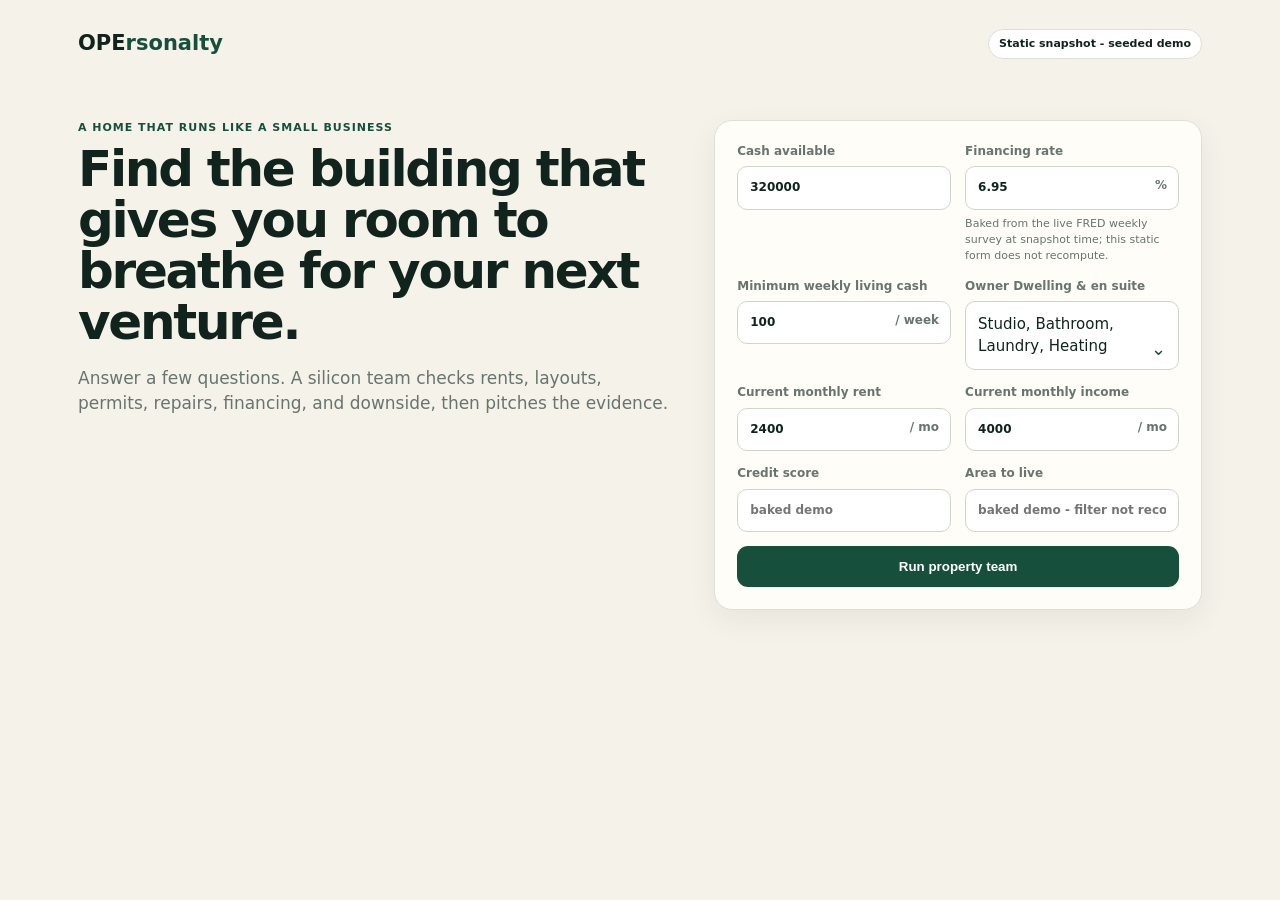
<file: index.html>
<!doctype html><html><head><meta charset="utf-8">
  <meta name="viewport" content="width=device-width,initial-scale=1">
  <title>OPErsonalty</title><link rel="stylesheet" href="site-assets/app.css">
</head>
  <body><main><header><div class="brand" aria-label="OPErsonalty"><span class="brand-long" aria-hidden="true">One-Person Entrepreneur Personal Property</span><span class="brand-short" aria-hidden="true">OPE<b>rsonalty</b></span></div>
    <div class="pill">Static snapshot - seeded demo</div>
  </header><section class="hero"><div><p class="eyebrow">A HOME THAT RUNS LIKE A SMALL BUSINESS</p><h1>Find the building that gives you room to breathe for your next venture.</h1><p class="lede">Answer a few questions. A silicon team checks rents, layouts, permits, repairs, financing, and downside, then pitches the evidence.</p></div>
    <form id="intake"><label>Cash available <input id="cash" type="number" value="320000"></label><label>Financing rate <div class="suffix"><input id="rate" type="number" step=".01" value="6.95"><span>%</span></div>
      <small id="rate-note" class="field-note">Baked from the live FRED weekly survey at snapshot time; this static form does not recompute.</small></label>
      <label>Minimum weekly living cash <div class="suffix"><input id="floor" type="number" value="100"><span>/ week</span></div></label>
      <fieldset class="owner-space"><legend>Owner Dwelling &amp; en suite</legend><details class="checkdrop"><summary><span class="check-summary">Studio, Bathroom, Laundry, Heating</span></summary><div class="check-options"><label><input type="checkbox" name="owner-space" value="Studio" checked> Studio</label><label><input type="checkbox" name="owner-space" value="1Br"> 1Br</label><label><input type="checkbox" name="owner-space" value="Bathroom" checked> Bathroom</label><label><input type="checkbox" name="owner-space" value="Laundry" checked> Laundry</label><label><input type="checkbox" name="owner-space" value="Heating" checked> Heating</label></div></details></fieldset>
      <label>Current monthly rent <div class="suffix"><input id="rent" type="number" value="2400"><span>/ mo</span></div></label>
      <label>Current monthly income <div class="suffix"><input id="income" type="number" value="4000"><span>/ mo</span></div></label>
      <label>Credit score <input id="credit" type="number" placeholder="baked demo"></label>
      <label>Area to live <input id="geo" type="text" placeholder="baked demo - filter not recomputed"></label>
      <button>Run property team</button></form></section><section id="work" class="hide"><div class="runbar"><details class="team" id="team"><summary><span class="eyebrow">SILICON TEAM</span> <b>Evidence check complete</b> <span id="dm" class="tag src"></span></summary>
        <ol id="teamlog" class="teamlog"></ol></details><div id="agents" class="agents"></div></div>
        <div class="activity"><div class="acthead"><p class="eyebrow">AGENT ACTIVITY</p><button id="replay" type="button" class="mini">Replay run</button></div><ol id="feed" class="feed"></ol></div><div class="decision"><div><p class="eyebrow">RANKED PITCHES</p><h2 id="summary"></h2></div><div class="legend"><span class="tag src">SOURCE</span>
          <span class="tag assume">ASSUMPTION</span>
          <span class="risk">RED FLAG</span>
          <span class="flag-amber">AMBER FLAG</span>
        </div></div><div id="cards"></div></section></main>
    <script src="site-assets/app.js"></script>
  </body></html>
</file>
<file: site-assets/app.css>
:root{--ink:#10241d;--pine:#164f3b;--mint:#d9f3df;--paper:#f5f2e9;--card:#fffdf8;--line:#dce1d7;--muted:#68746f;--red:#b7382f;--amber:#a76400}*{box-sizing:border-box}body{margin:0;background:var(--paper);color:var(--ink);font:15px/1.45 Inter,ui-sans-serif,system-ui}main{max-width:1180px;margin:auto;padding:28px}header{display:flex;align-items:center;justify-content:space-between}.brand{font-size:21px;font-weight:800}.brand b{color:var(--pine)}.pill,.tag{border:1px solid var(--line);background:#fff;border-radius:99px;padding:6px 10px;font-size:11px;font-weight:750}.hero{display:grid;grid-template-columns:1.1fr .9fr;gap:40px;padding:60px 0 38px}.eyebrow{color:var(--pine);font-weight:900;letter-spacing:.09em;font-size:11px;margin:0 0 8px}h1{font-size:50px;line-height:1.02;letter-spacing:-.045em;margin:0 0 18px;max-width:650px}h2{margin:0;font-size:25px}.lede{color:var(--muted);font-size:17px;max-width:620px}form,.runbar,.property{background:var(--card);border:1px solid var(--line);border-radius:18px;padding:22px;box-shadow:0 10px 30px #263a2510}form{display:grid;grid-template-columns:1fr 1fr;gap:14px}label{font-size:12px;font-weight:800;color:var(--muted)}input{width:100%;margin-top:6px;padding:12px;border:1px solid #cfd6cb;border-radius:10px;background:#fff;font:inherit;color:var(--ink)}.suffix{position:relative}.suffix span{position:absolute;right:12px;top:17px;color:var(--muted)}button{grid-column:1/-1;border:0;border-radius:11px;background:var(--pine);color:#fff;padding:13px;font-weight:800;cursor:pointer}.hide{display:none}.runbar{display:grid;grid-template-columns:220px 1fr;gap:20px}.agents{display:flex;gap:7px;flex-wrap:wrap}.agent{padding:7px 9px;background:#eef3eb;border-radius:8px;font-size:11px}.decision{display:flex;justify-content:space-between;align-items:end;padding:32px 4px 14px}.legend{display:flex;gap:7px}.tag{padding:4px 7px}.src{color:var(--pine)}.assume{color:var(--amber)}.danger{color:var(--red)}.property{margin-bottom:14px;display:grid;grid-template-columns:55px 1.1fr .9fr .9fr;gap:16px;align-items:center}.rank{font-size:29px;font-weight:900;color:var(--pine)}.property h3{font-size:19px;margin:0 0 4px}.sub{font-size:12px;color:var(--muted)}.metrics{display:grid;grid-template-columns:1fr 1fr;gap:8px}.metric{padding:10px;background:#f0f3ed;border-radius:9px}.metric b{font-size:18px;display:block}.metric small{color:var(--muted)}.verdict{border-left:3px solid var(--pine);padding-left:12px}.verdict.high{border-color:var(--red)}.verdict b{display:block}.risks{margin-top:6px}.risk{display:inline-block;font-size:9px;font-weight:900;color:var(--red);background:#ffe9e4;padding:4px 6px;border-radius:5px;margin:3px 3px 0 0}@media(max-width:800px){.hero,.runbar,.property{grid-template-columns:1fr}h1{font-size:38px}form{grid-template-columns:1fr}.rank{font-size:16px}}
.nums{width:100%;border-collapse:collapse;margin:10px 0;font-size:13px}.nums td{padding:5px 8px;border-bottom:1px solid var(--line)}.nums td:first-child{color:var(--muted);width:150px}.flag-amber{display:inline-block;font-size:9px;font-weight:900;color:var(--amber);background:#fdf3dd;padding:4px 6px;border-radius:5px;margin:3px 3px 0 0}.verify{margin:8px 0;padding:8px 10px;background:#fdf3dd;border-radius:8px;font-size:12px;color:var(--amber)}.stress{margin:8px 0;font-size:12px}.stress .pass{color:var(--pine)}.stress .fail{color:var(--red)}.controls{margin-top:10px;display:flex;gap:8px;align-items:center}.controls button{grid-column:auto;background:#fff;color:var(--pine);border:1px solid var(--pine);padding:8px 12px;font-size:12px}.controls button:first-child{background:var(--pine);color:#fff}.st{font-size:11px;color:var(--muted)}.property.dim{opacity:.85}
/* Expandable silicon-team and specialist tiles */
details.team{background:transparent;border:0;box-shadow:none;padding:0}
details.team summary{cursor:pointer;list-style:none}
details.team summary::-webkit-details-marker{display:none}
details.team summary b{font-size:25px;display:block}
details.team summary .tag{margin-left:8px;vertical-align:middle}
details.team summary:after{content:'▸ run log';font-size:11px;color:var(--muted);display:block;margin-top:4px}
details.team[open] summary:after{content:'▾ run log'}
.teamlog{margin:10px 0 0;padding-left:18px;font-size:12px;color:var(--muted);max-width:520px}
.teamlog li{margin:3px 0}
details.agent{padding:7px 9px;background:#eef3eb;border-radius:8px;font-size:11px;max-width:270px}
details.agent summary{cursor:pointer;list-style:none;font-weight:700}
details.agent summary::-webkit-details-marker{display:none}
details.agent summary:before{content:'✓';color:var(--pine);font-weight:900;margin-right:5px}
details.agent[open] summary:after{content:'▾';float:right;color:var(--muted)}
details.agent:not([open]) summary:after{content:'▸';float:right;color:var(--muted)}
details.agent .ad{margin-top:6px;color:var(--ink)}
details.agent .ad p{margin:4px 0;font-weight:400}
.field-note{display:block;margin-top:6px;font-size:11px;color:var(--muted);font-weight:400}
details.live{margin:8px 0;font-size:12px}
details.live summary{cursor:pointer;color:var(--pine);font-weight:750}
details.live .uv{font-weight:700;margin:6px 0}
details.live .ov{color:var(--amber);margin:6px 0}
details.live .srcs{color:var(--muted);margin-top:6px;font-size:11px}

details.amen,details.str{margin:8px 0;font-size:12px}
details.amen summary,details.str summary{cursor:pointer;color:var(--pine);font-weight:750}

details.str ul{margin:4px 0 4px 16px;padding:0}

.activity{margin-top:14px;background:var(--card);border:1px solid var(--line);border-radius:18px;padding:16px 22px}
.acthead{display:flex;justify-content:space-between;align-items:center}
.feed{list-style:none;margin:8px 0 0;padding:0;max-height:230px;overflow:auto;font-size:12px}
.feed li{padding:5px 9px;border-left:3px solid var(--line);margin:4px 0;background:#faf9f4;border-radius:0 6px 6px 0}
.feed li.e-fetch{border-color:var(--pine)}
.feed li.e-handoff{border-color:var(--amber)}
.feed li.e-finding{border-color:#9db3a8}
.feed .pid{color:var(--muted);font-size:10px}
details.agent.on{outline:2px solid var(--pine);background:#e2efdd}
button.mini{border:1px solid var(--pine);background:#fff;color:var(--pine);border-radius:8px;padding:5px 10px;font-size:11px;font-weight:800;cursor:pointer;grid-column:auto}


/* Landing-page polish */
.brand{position:relative;min-width:min(390px,60vw);height:32px;overflow:hidden;white-space:nowrap}
.brand-long,.brand-short{position:absolute;left:0;top:0;transform-origin:left center}
.brand-long{font-size:16px;line-height:30px;animation:brandLong 3.2s cubic-bezier(.4,0,.2,1) both}
.brand-short{font-size:21px;line-height:30px;opacity:0;animation:brandShort 3.2s cubic-bezier(.4,0,.2,1) both}
@keyframes brandLong{0%,30%{opacity:1;letter-spacing:0;transform:scaleX(1)}70%{opacity:.42;letter-spacing:-.075em;transform:scaleX(.34)}82%,100%{opacity:0;transform:scaleX(.25)}}
@keyframes brandShort{0%,58%{opacity:0;transform:translateY(7px) scale(.9)}78%,100%{opacity:1;transform:none}}
.owner-space{border:0;padding:0;margin:0;min-width:0}
.owner-space legend{font-size:12px;font-weight:800;color:var(--muted);padding:0}
.checkdrop{position:relative;margin-top:6px}
.checkdrop summary{list-style:none;padding:12px 34px 12px 12px;border:1px solid #cfd6cb;border-radius:10px;background:#fff;color:var(--ink);font-weight:400;cursor:pointer;min-height:46px}
.checkdrop summary::-webkit-details-marker{display:none}
.checkdrop summary:after{content:'⌄';position:absolute;right:13px;font-size:18px;color:var(--pine)}
.checkdrop[open] summary:after{content:'⌃'}
.check-options{position:absolute;z-index:8;left:0;right:0;top:calc(100% + 5px);padding:8px;background:#fff;border:1px solid #cfd6cb;border-radius:10px;box-shadow:0 12px 28px #263a2520}
.check-options label{display:flex;align-items:center;gap:8px;padding:7px 8px;color:var(--ink);font-size:13px;cursor:pointer}
.check-options input{width:auto;margin:0;accent-color:var(--pine)}
.property.reveal-ready{opacity:0;transform:translateY(34px) scale(.985);transition:opacity .65s ease,transform .65s cubic-bezier(.2,.75,.25,1)}
.property.reveal-ready.revealed{opacity:1;transform:none}
@media(max-width:800px){.brand{min-width:220px}.brand-long{font-size:11px}.pill{display:none}.check-options{position:static}}
@media(prefers-reduced-motion:reduce){.brand-long{display:none}.brand-short{opacity:1;animation:none}.property.reveal-ready{opacity:1;transform:none;transition:none}}
</file>
